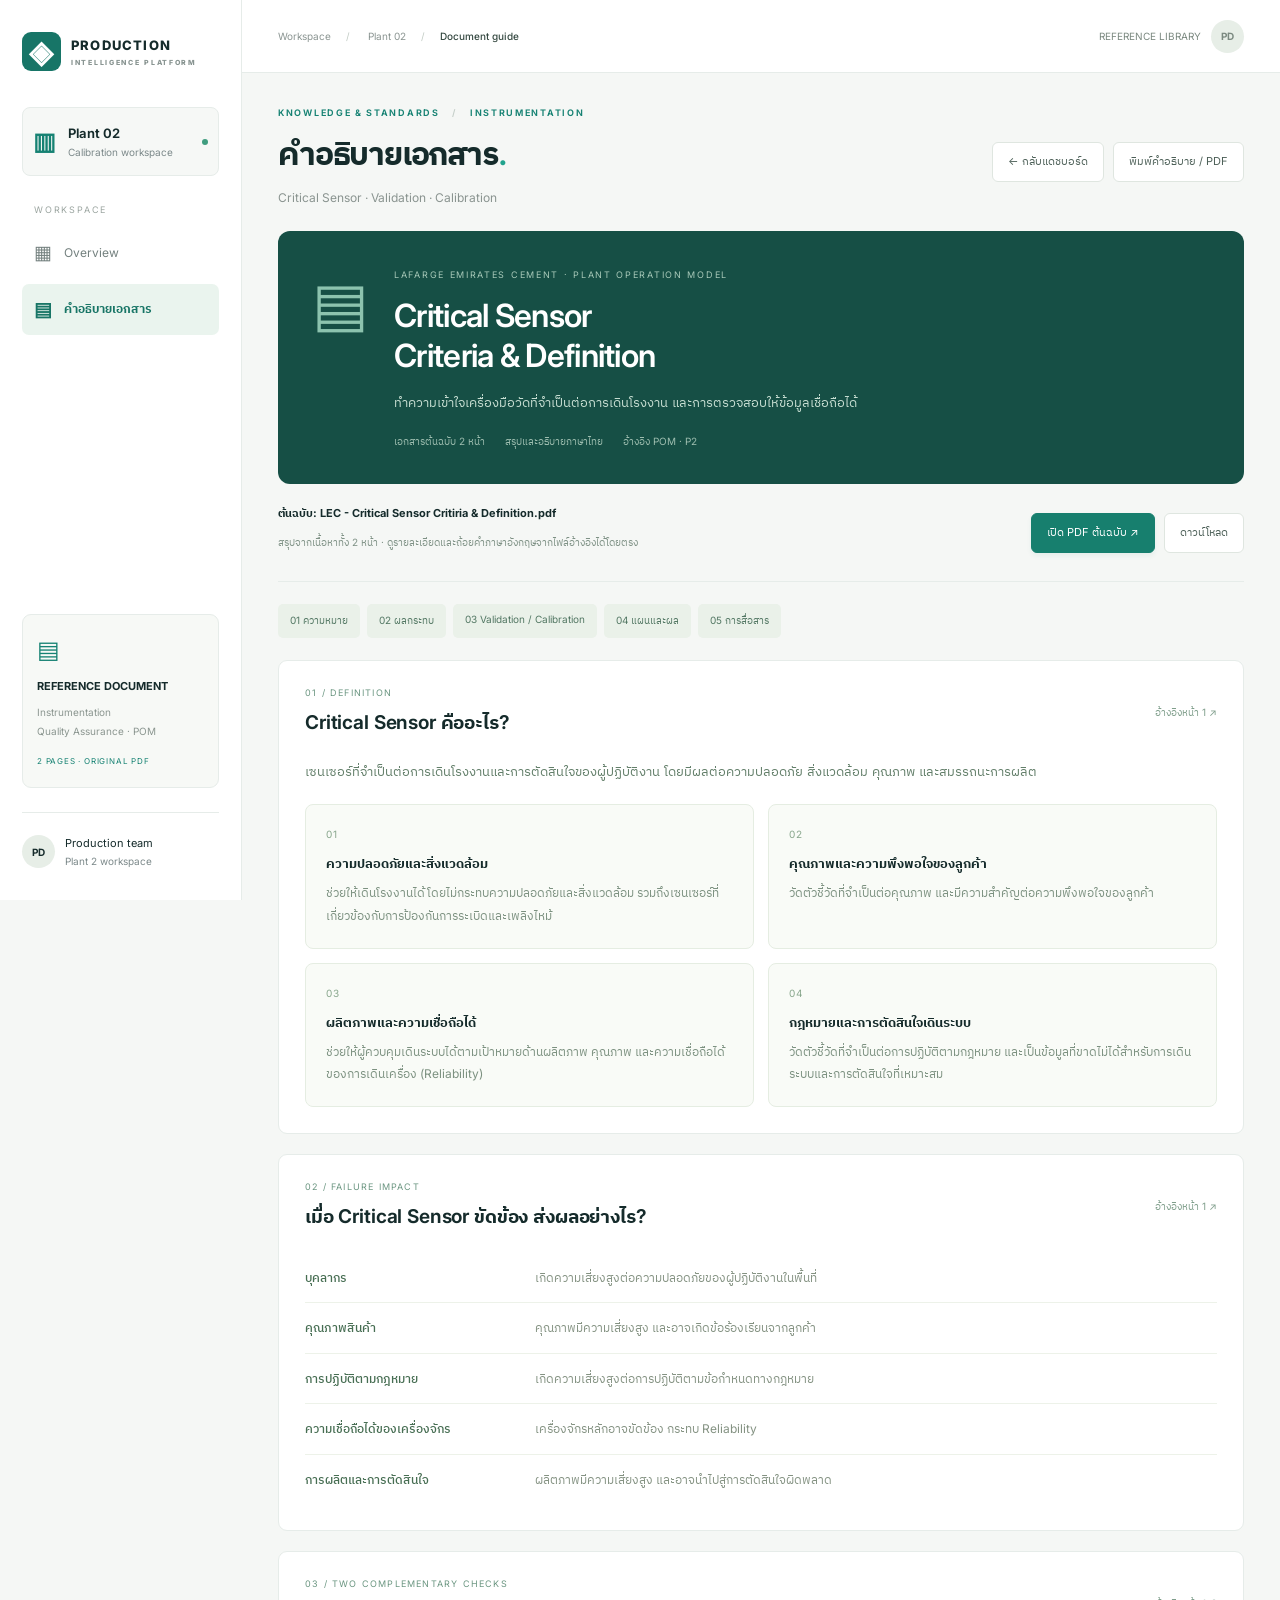
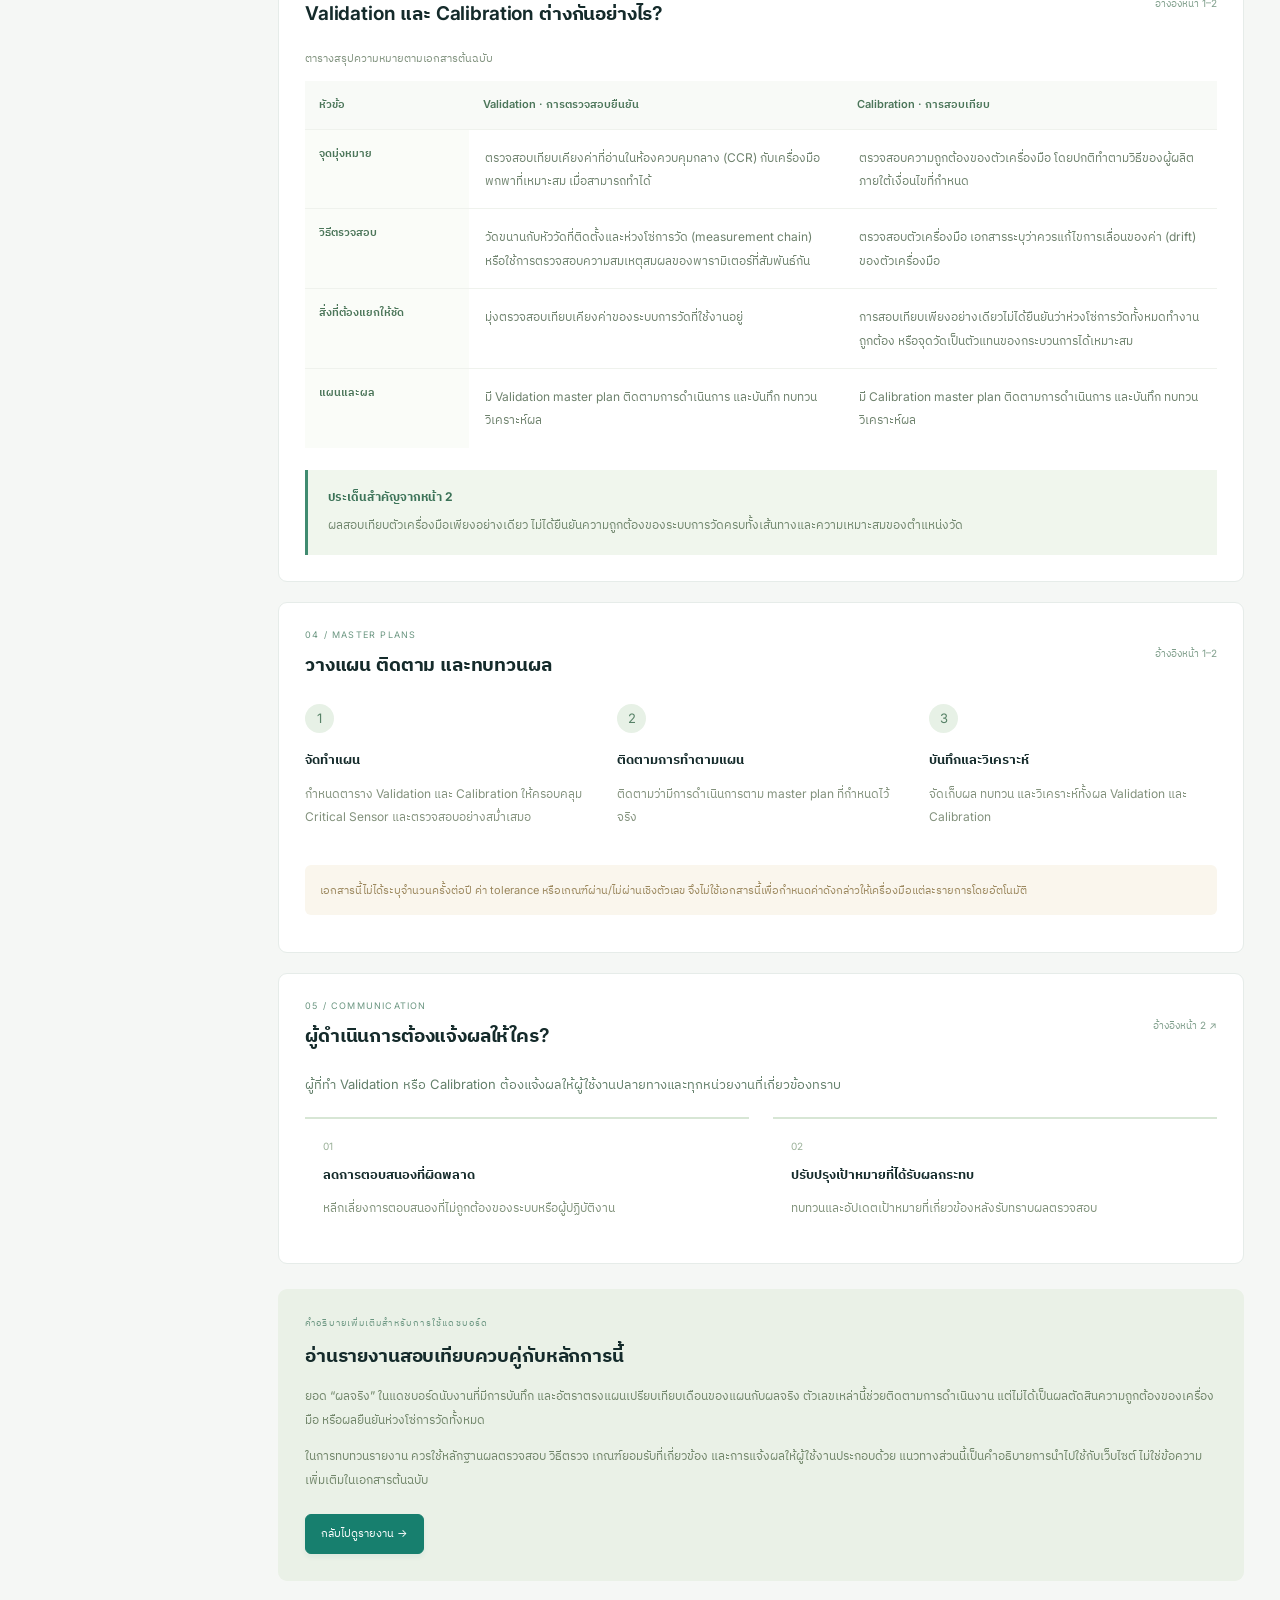
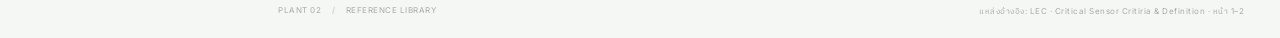
<file: web/guide.html>
<!doctype html>
<html lang="th">
<head>
<meta charset="UTF-8"><meta name="viewport" content="width=device-width,initial-scale=1">
<title>คำอธิบายเอกสาร · Critical Sensor · Plant 02</title>
<link rel="stylesheet" href="style.css"><link rel="stylesheet" href="guide.css">
</head>
<body class="guide-page">
<aside class="sidebar">
 <a class="brand" href="index.html"><span class="brandmark">◈</span><span>PRODUCTION<small>INTELLIGENCE PLATFORM</small></span></a>
 <div class="plant"><span class="plant-icon">▥</span><div>Plant 02<small>Calibration workspace</small></div><span class="live"></span></div>
 <label class="nav-label">WORKSPACE</label>
 <nav><a class="nav" href="index.html" aria-label="กลับหน้า Overview"><span>▦</span> Overview</a><a class="nav active" href="guide.html" aria-current="page" aria-label="คำอธิบายเอกสาร"><span>▤</span> คำอธิบายเอกสาร</a></nav>
 <div class="side-bottom"><div class="source-icon">▤</div><strong>REFERENCE DOCUMENT</strong><p>Instrumentation<br>Quality Assurance · POM</p><span class="source-pill">2 PAGES · ORIGINAL PDF</span></div>
 <div class="profile"><span>PD</span><div>Production team<small>Plant 2 workspace</small></div></div>
</aside>
<main>
 <header><div class="breadcrumb"><a href="index.html">Workspace</a><span>/</span> Plant 02<span>/</span><strong>Document guide</strong></div><div class="header-right">REFERENCE LIBRARY <span class="avatar">PD</span></div></header>
 <section class="content">
  <div class="heading"><div class="eyebrow">KNOWLEDGE & STANDARDS <span>/</span> INSTRUMENTATION</div>
   <div class="title-row"><div><h1>คำอธิบายเอกสาร<span>.</span></h1><p class="subtitle">Critical Sensor · Validation · Calibration</p></div><div class="actions"><a class="button" href="index.html">← กลับแดชบอร์ด</a><button class="button" id="print-guide">พิมพ์คำอธิบาย / PDF</button></div></div>
  </div>
  <article class="guide-hero">
   <div class="doc-symbol" aria-hidden="true">▤</div><div><span class="doc-kicker">LAFARGE EMIRATES CEMENT · PLANT OPERATION MODEL</span><h2>Critical Sensor<br>Criteria & Definition</h2><p>ทำความเข้าใจเครื่องมือวัดที่จำเป็นต่อการเดินโรงงาน และการตรวจสอบให้ข้อมูลเชื่อถือได้</p><div class="doc-meta"><span>เอกสารต้นฉบับ 2 หน้า</span><span>สรุปและอธิบายภาษาไทย</span><span>อ้างอิง POM · P2</span></div></div>
  </article>
  <div class="document-source"><div><strong>ต้นฉบับ: LEC - Critical Sensor Critiria & Definition.pdf</strong><p>สรุปจากเนื้อหาทั้ง 2 หน้า · ดูรายละเอียดและถ้อยคำภาษาอังกฤษจากไฟล์อ้างอิงได้โดยตรง</p></div><div class="actions"><a class="button primary" id="open-source" href="documents/critical-sensor-criteria-definition.pdf" target="_blank" rel="noopener">เปิด PDF ต้นฉบับ ↗</a><a class="button" href="documents/critical-sensor-criteria-definition.pdf" download="LEC - Critical Sensor Critiria & Definition.pdf">ดาวน์โหลด</a></div></div>
  <nav class="guide-toc" aria-label="สารบัญเอกสาร"><a href="#definition">01 ความหมาย</a><a href="#consequences">02 ผลกระทบ</a><a href="#comparison">03 Validation / Calibration</a><a href="#planning">04 แผนและผล</a><a href="#communication">05 การสื่อสาร</a></nav>

  <section class="panel guide-section" id="definition">
   <div class="guide-section-head"><div><span class="section-number">01 / DEFINITION</span><h2>Critical Sensor คืออะไร?</h2></div><a class="page-ref" href="documents/critical-sensor-criteria-definition.pdf#page=1" target="_blank" rel="noopener">อ้างอิงหน้า 1 ↗</a></div>
   <p class="guide-lead">เซนเซอร์ที่จำเป็นต่อการเดินโรงงานและการตัดสินใจของผู้ปฏิบัติงาน โดยมีผลต่อความปลอดภัย สิ่งแวดล้อม คุณภาพ และสมรรถนะการผลิต</p>
   <div class="definition-grid">
    <article><span class="topic-icon">01</span><h3>ความปลอดภัยและสิ่งแวดล้อม</h3><p>ช่วยให้เดินโรงงานได้โดยไม่กระทบความปลอดภัยและสิ่งแวดล้อม รวมถึงเซนเซอร์ที่เกี่ยวข้องกับการป้องกันการระเบิดและเพลิงไหม้</p></article>
    <article><span class="topic-icon">02</span><h3>คุณภาพและความพึงพอใจของลูกค้า</h3><p>วัดตัวชี้วัดที่จำเป็นต่อคุณภาพ และมีความสำคัญต่อความพึงพอใจของลูกค้า</p></article>
    <article><span class="topic-icon">03</span><h3>ผลิตภาพและความเชื่อถือได้</h3><p>ช่วยให้ผู้ควบคุมเดินระบบได้ตามเป้าหมายด้านผลิตภาพ คุณภาพ และความเชื่อถือได้ของการเดินเครื่อง (Reliability)</p></article>
    <article><span class="topic-icon">04</span><h3>กฎหมายและการตัดสินใจเดินระบบ</h3><p>วัดตัวชี้วัดที่จำเป็นต่อการปฏิบัติตามกฎหมาย และเป็นข้อมูลที่ขาดไม่ได้สำหรับการเดินระบบและการตัดสินใจที่เหมาะสม</p></article>
   </div>
  </section>

  <section class="panel guide-section" id="consequences">
   <div class="guide-section-head"><div><span class="section-number">02 / FAILURE IMPACT</span><h2>เมื่อ Critical Sensor ขัดข้อง ส่งผลอย่างไร?</h2></div><a class="page-ref" href="documents/critical-sensor-criteria-definition.pdf#page=1" target="_blank" rel="noopener">อ้างอิงหน้า 1 ↗</a></div>
   <ul class="impact-list"><li><strong>บุคลากร</strong><span>เกิดความเสี่ยงสูงต่อความปลอดภัยของผู้ปฏิบัติงานในพื้นที่</span></li><li><strong>คุณภาพสินค้า</strong><span>คุณภาพมีความเสี่ยงสูง และอาจเกิดข้อร้องเรียนจากลูกค้า</span></li><li><strong>การปฏิบัติตามกฎหมาย</strong><span>เกิดความเสี่ยงสูงต่อการปฏิบัติตามข้อกำหนดทางกฎหมาย</span></li><li><strong>ความเชื่อถือได้ของเครื่องจักร</strong><span>เครื่องจักรหลักอาจขัดข้อง กระทบ Reliability</span></li><li><strong>การผลิตและการตัดสินใจ</strong><span>ผลิตภาพมีความเสี่ยงสูง และอาจนำไปสู่การตัดสินใจผิดพลาด</span></li></ul>
  </section>

  <section class="panel guide-section" id="comparison">
   <div class="guide-section-head"><div><span class="section-number">03 / TWO COMPLEMENTARY CHECKS</span><h2>Validation และ Calibration ต่างกันอย่างไร?</h2></div><span class="page-ref">อ้างอิงหน้า 1–2</span></div>
   <div class="table-wrap"><table class="comparison-table"><caption>ตารางสรุปความหมายตามเอกสารต้นฉบับ</caption><thead><tr><th scope="col">หัวข้อ</th><th scope="col">Validation · การตรวจสอบยืนยัน</th><th scope="col">Calibration · การสอบเทียบ</th></tr></thead><tbody>
    <tr><th scope="row">จุดมุ่งหมาย</th><td>ตรวจสอบเทียบเคียงค่าที่อ่านในห้องควบคุมกลาง (CCR) กับเครื่องมือพกพาที่เหมาะสม เมื่อสามารถทำได้</td><td>ตรวจสอบความถูกต้องของตัวเครื่องมือ โดยปกติทำตามวิธีของผู้ผลิตภายใต้เงื่อนไขที่กำหนด</td></tr>
    <tr><th scope="row">วิธีตรวจสอบ</th><td>วัดขนานกับหัววัดที่ติดตั้งและห่วงโซ่การวัด (measurement chain) หรือใช้การตรวจสอบความสมเหตุสมผลของพารามิเตอร์ที่สัมพันธ์กัน</td><td>ตรวจสอบตัวเครื่องมือ เอกสารระบุว่าควรแก้ไขการเลื่อนของค่า (drift) ของตัวเครื่องมือ</td></tr>
    <tr><th scope="row">สิ่งที่ต้องแยกให้ชัด</th><td>มุ่งตรวจสอบเทียบเคียงค่าของระบบการวัดที่ใช้งานอยู่</td><td>การสอบเทียบเพียงอย่างเดียวไม่ได้ยืนยันว่าห่วงโซ่การวัดทั้งหมดทำงานถูกต้อง หรือจุดวัดเป็นตัวแทนของกระบวนการได้เหมาะสม</td></tr>
    <tr><th scope="row">แผนและผล</th><td>มี Validation master plan ติดตามการดำเนินการ และบันทึก ทบทวน วิเคราะห์ผล</td><td>มี Calibration master plan ติดตามการดำเนินการ และบันทึก ทบทวน วิเคราะห์ผล</td></tr>
   </tbody></table></div>
   <div class="guide-callout"><strong>ประเด็นสำคัญจากหน้า 2</strong><p>ผลสอบเทียบตัวเครื่องมือเพียงอย่างเดียว ไม่ได้ยืนยันความถูกต้องของระบบการวัดครบทั้งเส้นทางและความเหมาะสมของตำแหน่งวัด</p></div>
  </section>

  <section class="panel guide-section" id="planning">
   <div class="guide-section-head"><div><span class="section-number">04 / MASTER PLANS</span><h2>วางแผน ติดตาม และทบทวนผล</h2></div><span class="page-ref">อ้างอิงหน้า 1–2</span></div>
   <ol class="plan-steps"><li><strong>จัดทำแผน</strong><p>กำหนดตาราง Validation และ Calibration ให้ครอบคลุม Critical Sensor และตรวจสอบอย่างสม่ำเสมอ</p></li><li><strong>ติดตามการทำตามแผน</strong><p>ติดตามว่ามีการดำเนินการตาม master plan ที่กำหนดไว้จริง</p></li><li><strong>บันทึกและวิเคราะห์</strong><p>จัดเก็บผล ทบทวน และวิเคราะห์ทั้งผล Validation และ Calibration</p></li></ol>
   <p class="guide-note">เอกสารนี้ไม่ได้ระบุจำนวนครั้งต่อปี ค่า tolerance หรือเกณฑ์ผ่าน/ไม่ผ่านเชิงตัวเลข จึงไม่ใช้เอกสารนี้เพื่อกำหนดค่าดังกล่าวให้เครื่องมือแต่ละรายการโดยอัตโนมัติ</p>
  </section>

  <section class="panel guide-section" id="communication">
   <div class="guide-section-head"><div><span class="section-number">05 / COMMUNICATION</span><h2>ผู้ดำเนินการต้องแจ้งผลให้ใคร?</h2></div><a class="page-ref" href="documents/critical-sensor-criteria-definition.pdf#page=2" target="_blank" rel="noopener">อ้างอิงหน้า 2 ↗</a></div>
   <p class="guide-lead">ผู้ที่ทำ Validation หรือ Calibration ต้องแจ้งผลให้ผู้ใช้งานปลายทางและทุกหน่วยงานที่เกี่ยวข้องทราบ</p>
   <div class="communication-grid"><div><span>01</span><h3>ลดการตอบสนองที่ผิดพลาด</h3><p>หลีกเลี่ยงการตอบสนองที่ไม่ถูกต้องของระบบหรือผู้ปฏิบัติงาน</p></div><div><span>02</span><h3>ปรับปรุงเป้าหมายที่ได้รับผลกระทบ</h3><p>ทบทวนและอัปเดตเป้าหมายที่เกี่ยวข้องหลังรับทราบผลตรวจสอบ</p></div></div>
  </section>

  <section class="guide-application"><span class="section-number">คำอธิบายเพิ่มเติมสำหรับการใช้แดชบอร์ด</span><h2>อ่านรายงานสอบเทียบควบคู่กับหลักการนี้</h2><p>ยอด “ผลจริง” ในแดชบอร์ดนับงานที่มีการบันทึก และอัตราตรงแผนเปรียบเทียบเดือนของแผนกับผลจริง ตัวเลขเหล่านี้ช่วยติดตามการดำเนินงาน แต่ไม่ได้เป็นผลตัดสินความถูกต้องของเครื่องมือ หรือผลยืนยันห่วงโซ่การวัดทั้งหมด</p><p>ในการทบทวนรายงาน ควรใช้หลักฐานผลตรวจสอบ วิธีตรวจ เกณฑ์ยอมรับที่เกี่ยวข้อง และการแจ้งผลให้ผู้ใช้งานประกอบด้วย แนวทางส่วนนี้เป็นคำอธิบายการนำไปใช้กับเว็บไซต์ ไม่ใช่ข้อความเพิ่มเติมในเอกสารต้นฉบับ</p><a href="index.html" class="button primary">กลับไปดูรายงาน →</a></section>
  <footer><span>PLANT 02 <b>/</b> REFERENCE LIBRARY</span><span>แหล่งอ้างอิง: LEC · Critical Sensor Critiria & Definition · หน้า 1–2</span></footer>
 </section>
</main>
<script>document.getElementById('print-guide').addEventListener('click',()=>window.print());</script>
</body>
</html>
</file>
<file: web/style.css>
@import url('https://fonts.googleapis.com/css2?family=IBM+Plex+Sans+Thai:wght@400;500;600;700&family=Inter:wght@400;500;600;650;700;750;800&display=swap');
:root{--ink:#152b2b;--muted:#7c898a;--teal:#168273;--line:#e6ece9;--bg:#f5f7f5}*{box-sizing:border-box}body{margin:0;background:var(--bg);font:13px Inter,'IBM Plex Sans Thai',sans-serif;color:var(--ink)}button,input,select{font:inherit}button,a,select{cursor:pointer}button{transition:.2s}button:hover{filter:brightness(.94)}.sidebar{width:242px;position:fixed;inset:0 auto 0 0;background:#fff;border-right:1px solid var(--line);padding:32px 22px;display:flex;flex-direction:column}.brand{display:flex;gap:10px;align-items:center;color:var(--ink);text-decoration:none;font-weight:800;font-size:13px;letter-spacing:1.2px}.brandmark{background:#177567;color:white;border-radius:9px;font-size:31px;width:39px;text-align:center;line-height:39px}.brand small{display:block;font-size:7px;letter-spacing:1.7px;color:#889491;margin-top:5px}.plant{display:flex;align-items:center;gap:12px;padding:17px 10px;margin:36px 0 28px;background:#f6f8f6;border:1px solid var(--line);border-radius:8px;font-weight:650}.plant small,.profile small{display:block;color:var(--muted);font-size:10px;margin-top:5px;font-weight:400}.plant-icon{font-size:24px;color:var(--teal)}.live{height:6px;width:6px;border-radius:50%;background:#3f9d7f;display:inline-block}.plant .live{margin-left:auto}.nav-label{font-size:9px;letter-spacing:1.8px;color:#9ba5a0;margin:0 12px 12px}.nav{display:flex;gap:12px;align-items:center;border:0;background:none;color:#74817f;text-align:left;width:100%;padding:14px 12px;border-radius:7px;margin-bottom:6px;font-size:12px}.nav span{font-size:19px}.nav.active{color:#187566;background:#eaf4ee;font-weight:650}.nav i{margin-left:auto;font-size:10px;font-style:normal;opacity:.5}.nav b{margin-left:auto;font-size:10px;background:#f2e9d6;color:#9f8145;padding:2px 6px;border-radius:4px}.side-bottom{margin-top:auto;padding:20px 14px;background:#f7f9f6;border:1px solid var(--line);border-radius:9px}.source-icon{font-size:24px;color:var(--teal);margin-bottom:13px}.side-bottom strong{font-size:11px}.side-bottom p{font-size:10px;color:#8b9690;line-height:1.9}.source-pill{font-size:8px;letter-spacing:.8px;color:var(--teal)}.profile{display:flex;gap:10px;align-items:center;margin-top:24px;padding-top:22px;border-top:1px solid var(--line);font-size:11px}.profile>span,.avatar{display:grid;place-items:center;background:#e7eee7;border-radius:50%;width:33px;height:33px;font-size:10px;font-weight:700}main{margin-left:242px}header{height:73px;background:#fff;border-bottom:1px solid var(--line);padding:0 36px;display:flex;align-items:center;justify-content:space-between;font-size:10px}.breadcrumb{color:#8b9592}.breadcrumb span{margin:0 15px;color:#c3ccc5}.breadcrumb strong{font-weight:500;color:#344840}.header-right{display:flex;align-items:center;gap:10px;color:#7b8980}.divider{margin:0 9px;color:#dce3dc}.content{max-width:1600px;padding:34px 36px 20px;margin:auto}.eyebrow{font-size:9px;letter-spacing:1.7px;font-weight:650;color:var(--teal)}.eyebrow span{margin:0 9px;color:#c4cec8}h1{font-size:32px;letter-spacing:-1.2px;font-weight:650;margin:11px 0 8px}h1>span{color:#21a38d}.subtitle{color:#8a9490;font-size:12px;margin:0}.title-row{display:flex;justify-content:space-between;align-items:center;gap:16px}.actions{display:flex;gap:9px}.button{padding:10px 15px;border:1px solid #dfe6e0;border-radius:6px;background:#fff;color:#4d6058;font-size:11px;white-space:nowrap}.primary{background:#177f6e;border-color:#177f6e;color:#fff;box-shadow:0 3px 5px #177f6e12}.filterbar{display:flex;justify-content:space-between;align-items:center;border:1px solid var(--line);border-radius:8px;background:#fff;padding:13px 16px;margin:26px 0 18px}.filters{display:flex;align-items:center;gap:16px}.filters label{font-size:10px;color:#829087;display:flex;gap:8px;align-items:center}select{border:0;background:#f6f8f5;border-radius:4px;color:#3e5548;padding:7px;font-size:10px;max-width:175px}.filter-divider{height:20px;width:1px;background:var(--line)}.year-chip{font-size:10px;color:#6d7e74}.report-note{display:flex;gap:9px;align-items:center;color:#667e71;font-size:10px;margin:20px 0}.report-note>span:first-child{font-size:17px}.report-note div span{color:#97a29a}.note-tag{margin-left:auto;font-size:8px;letter-spacing:1px;border:1px solid #dfe6de;padding:5px 7px;border-radius:4px}.kpis{display:grid;grid-template-columns:repeat(4,1fr);gap:16px;margin-bottom:21px}.kpi{background:#fff;border:1px solid var(--line);border-radius:9px;padding:19px 20px;position:relative}.kpi-label{font-size:11px;color:#7e8b83;display:flex;justify-content:space-between;align-items:center}.kpi-icon{font-size:17px;color:#8ba195;background:#f3f6f1;border-radius:5px;padding:5px}.kpi-value{font-size:35px;font-weight:600;letter-spacing:-1.4px;margin:12px 0}.kpi-value small{font-size:11px;font-weight:400;letter-spacing:0;color:#8b9890;margin-left:8px}.kpi-foot{font-size:9px;color:#8e9991}.pill{display:inline-block;font-size:9px;color:#2a8570;background:#e9f4ee;border-radius:4px;padding:4px 5px;margin-right:5px}.kpi.feature{border-top:3px solid var(--teal);padding-top:17px}.kpi.feature .kpi-value{color:var(--teal)}.chart-grid{display:grid;grid-template-columns:1fr 315px;gap:20px}.panel{background:#fff;border:1px solid var(--line);border-radius:9px;overflow:hidden}.panel-head{padding:22px 22px 15px;display:flex;align-items:center;justify-content:space-between;gap:12px}h2{font-size:13px;letter-spacing:-.15px;font-weight:650;margin:0}h3{font-size:13px}.panel-head p,.quality-panel>p{font-size:10px;color:#8e9b92;margin:7px 0 0}.legend{display:flex;gap:16px;font-size:9px;color:#839087}.legend span{display:flex;gap:6px;align-items:center}i.planned,i.actual{display:inline-block;width:8px;height:8px;border-radius:2px;background:#d9e5de;flex-shrink:0}i.actual{background:#238775}.chart-foot{border-top:1px solid #f0f3ef;display:flex;justify-content:space-between;padding:13px 22px;color:#98a198;font-size:8px;letter-spacing:.5px}.teal{color:var(--teal);margin:0 4px}.chart-svg{display:block;width:100%;height:230px;padding:0 16px}.chart-svg text{font-family:Inter,sans-serif;fill:#97a398;font-size:10px}.chart-svg .bar-actual{fill:#268b78}.chart-svg .bar-plan{fill:#dbe6dd}.chart-svg .selected{fill:#f2f6f1}.dots{color:#a6afa9;letter-spacing:2px}.donut-wrap{position:relative;display:grid;place-items:center;margin:8px auto 14px;width:180px;height:180px}.donut-wrap svg{transform:rotate(-90deg);width:180px;height:180px}.donut-label{position:absolute;text-align:center}.donut-label strong{display:block;font-size:31px;font-weight:600;letter-spacing:-1px}.donut-label span{font-size:9px;color:#8e9b92}.progress-legend{padding:0 25px;font-size:10px;color:#809083}.progress-legend div{display:flex;align-items:center;gap:9px;margin-bottom:13px}.progress-legend strong{margin-left:auto;font-size:12px;color:#364b3d}.fineprint{font-size:10px;line-height:1.7;color:#929e95}.completion>.fineprint{text-align:center;font-size:8px;margin:14px}.lower-grid{display:grid;grid-template-columns:1.15fr 1fr;gap:20px;margin:20px 0}.small-label{font-size:8px;color:#9ba59c;letter-spacing:1px}.workshop-row{display:grid;grid-template-columns:85px 1fr 55px 42px;align-items:center;gap:12px;padding:10px 23px;font-size:10px}.workshop-row:last-child{margin-bottom:14px}.track{height:5px;background:#edf1e9;border-radius:4px;overflow:hidden}.track>div{height:100%;background:#6c9b83;border-radius:4px}.workshop-row strong{font-size:10px;font-weight:500;text-align:right}.workshop-row small{font-size:9px;color:#9da69c;text-align:right}.spark{color:var(--teal);margin-right:5px}.insight-item{margin:0 22px;padding:13px 0;border-bottom:1px solid #edf1ea;display:flex;gap:12px}.insight-item:last-child{border-bottom:0;margin-bottom:10px}.insight-symbol{background:#faf3e4;color:#ad8b42;height:25px;min-width:25px;text-align:center;line-height:25px;border-radius:6px}.insight-item strong{font-size:10px;font-weight:600}.insight-item p{font-size:10px;color:#8d998f;line-height:1.7;margin:5px 0}.register{margin-top:20px}.count{font-size:9px;background:#f0f4ed;border:1px solid #e3e9df;border-radius:4px;padding:3px 6px;color:#788d7b;margin-left:6px}input[type=search]{border:1px solid var(--line);background:#fafbf9;border-radius:5px;padding:10px 12px;width:240px;font-size:10px;outline-color:var(--teal)}table{width:100%;border-collapse:collapse;text-align:left}thead{background:#f8faf7}th{padding:12px 20px;font-size:8px;color:#8a988d;letter-spacing:.7px;font-weight:500;white-space:nowrap}td{padding:13px 20px;border-top:1px solid #eff2ed;font-size:10px;color:#63766a}td strong{display:block;font-size:10px;color:#344e3f;font-weight:600}td small{display:block;font-size:9px;color:#98a397;margin-top:5px}.tag{font-family:monospace;letter-spacing:.5px;color:#4d7663}.badge{font-size:9px;border-radius:4px;padding:4px 7px;white-space:nowrap;background:#eaf4ec;color:#3b8060}.badge.pending{background:#faf2e3;color:#aa8644}.badge.neutral{background:#f0f3ee;color:#8b998b}.edit-button{border:1px solid #e1e8df;border-radius:4px;color:#75917b;font-size:10px;background:#fff;padding:6px 9px}.pagination{padding:15px 22px;border-top:1px solid var(--line);display:flex;justify-content:space-between;align-items:center;font-size:10px;color:#8d9c8e}.pagination .button{padding:6px 11px;font-size:9px}.button:disabled{opacity:.35;cursor:default}footer{display:flex;justify-content:space-between;font-size:8px;letter-spacing:.5px;color:#a3ada2;margin-top:24px}footer b{margin:0 8px;color:#ccd3c8}.table-wrap{overflow:auto}.quality-panel{padding:25px;margin-top:20px}.quality-card{padding:20px;background:#f7f9f5;border:1px solid var(--line);border-radius:7px;margin-top:16px}.quality-card h3{margin:0 0 10px}.quality-card p{font-size:12px;line-height:1.9;color:#7b897c}dialog{width:min(780px,94vw);border:1px solid var(--line);border-radius:13px;padding:27px;max-height:90vh;color:var(--ink)}dialog::backdrop{background:#102e2490;backdrop-filter:blur(3px)}.modal-head{display:flex;justify-content:space-between;align-items:center;margin-bottom:22px}.modal-head h2{font-size:22px;margin-top:8px}.close{border:0;background:#f0f4ed;border-radius:50%;width:30px;height:30px;font-size:23px;color:#7d8e7e}.form-grid{display:grid;grid-template-columns:1fr 1fr;gap:14px}.form-grid label{font-size:11px;color:#748a77}.form-grid input{display:block;width:100%;padding:10px;margin-top:6px;border:1px solid #dce5d8;border-radius:5px;color:var(--ink)}.monthly-inputs{max-height:275px;overflow:auto;border:1px solid var(--line);border-radius:6px}.monthly-inputs input{width:100%;max-width:110px;border:1px solid #dce5d8;border-radius:4px;padding:7px}.monthly-inputs td{padding:7px 15px}.modal-actions{display:flex;justify-content:space-between;align-items:center;margin-top:20px}.modal-actions>span{font-size:10px;color:#8b9b87}#form-error{color:#b05b42;font-size:11px}.toast{position:fixed;bottom:25px;left:50%;transform:translateX(-50%);padding:13px 25px;background:#174b3b;color:white;border-radius:7px;box-shadow:0 5px 20px #0002;opacity:0;pointer-events:none;transition:.2s}.toast.visible{opacity:1}[hidden]{display:none!important}:focus-visible{outline:2px solid #228b78;outline-offset:3px}
@media(min-width:1450px){.content{padding:40px 45px}.kpi{padding:24px}.chart-svg{height:255px}.chart-grid{grid-template-columns:1fr 350px}}
@media(max-width:1100px){.sidebar{width:205px;padding:28px 15px}main{margin-left:205px}.content{padding:25px 22px}.chart-grid{grid-template-columns:1fr 265px}.kpis{gap:10px}.kpi{padding:16px 13px}.kpi-value{font-size:29px}.lower-grid{grid-template-columns:1fr 1fr}.filters{gap:8px}h1{font-size:27px}.report-note div span{display:none}}
@media(max-width:850px){.sidebar{width:70px;padding:22px 10px}.brand>span:last-child,.plant,.nav-label,.nav i,.nav b,.side-bottom,.profile{display:none}.brandmark{margin:auto}.nav{font-size:0;justify-content:center;padding:15px 0}.nav span{font-size:23px}nav{margin-top:32px}main{margin-left:70px}header{padding:0 20px}.chart-grid{grid-template-columns:1fr 260px}.title-row{align-items:start}.actions{flex-direction:column}.filters label{flex-direction:column;align-items:start}.filter-divider{display:none}.kpis{grid-template-columns:repeat(2,1fr)}.lower-grid{grid-template-columns:1fr}.note-tag{display:none}.header-right{font-size:9px}.brand{gap:0}.workshop-row{padding:12px 23px}}
@media(max-width:620px){.content{padding:22px 14px}.chart-grid{grid-template-columns:1fr}.completion{display:none}.filterbar{padding:12px;gap:10px}.year-chip{display:none}.filters{width:100%;justify-content:space-between}select{max-width:120px;font-size:9px}.title-row{display:block}.actions{flex-direction:row;margin-top:17px}h1{font-size:26px}.eyebrow{font-size:8px}.subtitle{font-size:10px}.breadcrumb span{margin:0 7px}.header-right{display:none}.kpi-label{font-size:10px}.kpi-foot{font-size:8px}.panel-head{padding:18px 15px}.register .panel-head{align-items:start;flex-direction:column}input[type=search]{width:100%}.legend{gap:8px;font-size:8px}.chart-svg{padding:0 6px}.chart-foot{padding:12px;font-size:7px}footer{display:block;line-height:2.2}footer span{display:block}.small-label{font-size:7px}.form-grid{grid-template-columns:1fr}.modal-actions>span{max-width:120px}.report-note{font-size:9px}th,td{padding:12px}.kpi-value{font-size:28px}}
@media print{.sidebar,header,.actions,.filterbar,.edit-button,.pagination,dialog,.toast{display:none!important}main{margin:0}.content{padding:0}.panel,.kpi{break-inside:avoid}.chart-grid{grid-template-columns:1fr 260px}body{background:#fff}footer{display:block}}
.empty{text-align:center;padding:30px;color:#8c9d8c}.source-note{color:#b18543}.monthly-inputs small{display:block;font-size:9px;margin-top:4px}
@media print{body[data-view="overview"] #register{display:none}.print-context{font-size:12px;color:#365d49}.table-wrap{overflow:visible}.register thead{display:table-header-group}.register{overflow:visible;break-inside:auto}.register tr{break-inside:avoid}.register input{display:none}body[data-view="register"] .register .panel-head{display:none}}
@media(max-width:620px){.actions{flex-wrap:wrap;gap:7px}.actions .button{padding:9px 11px}}
@media print{.content{max-width:none}.heading .eyebrow{font-size:8px}h1{font-size:23px;margin:5px 0}.subtitle{font-size:10px}.print-context{margin:6px 0}.report-note{margin:8px 0}.kpis{gap:10px;margin-bottom:10px}.kpi{padding:10px 13px}.kpi.feature{padding-top:8px}.kpi-value{font-size:25px;margin:6px 0}.kpi-label{font-size:10px}.kpi-icon{font-size:12px;padding:3px}.kpi-foot{font-size:8px}.panel-head{padding:11px 14px 8px}.panel-head p{font-size:9px;margin-top:4px}.chart-svg{height:160px}.chart-foot{padding:7px 14px}.donut-wrap,.donut-wrap svg{width:130px;height:130px}.donut-wrap{margin:0 auto 5px}.donut-label strong{font-size:24px}.donut-label span{font-size:7px}.progress-legend{padding:0 18px;font-size:9px}.progress-legend div{margin-bottom:6px}.completion>.fineprint{margin:7px}.lower-grid{margin:10px 0;gap:12px}.chart-grid{gap:12px}.workshop-row{padding:6px 15px;font-size:9px}.workshop-row:last-child{margin-bottom:8px}.insight-item{padding:7px 0;margin:0 14px}.insight-item p{font-size:8px;line-height:1.5;margin:3px 0}.insight-item strong{font-size:9px}.insight-symbol{height:20px;min-width:20px;line-height:20px}.insight-item:last-child{margin-bottom:6px}footer{margin-top:10px;font-size:7px}.small-label{font-size:7px}}
.storage-banner{display:flex;justify-content:space-between;gap:16px;align-items:center;background:#eef5ef;border:1px solid #dce8dc;border-radius:8px;padding:13px 16px;margin:20px 0}.storage-banner strong{font-size:11px;color:#39785e}.storage-banner p{font-size:10px;line-height:1.7;color:#718773;margin:6px 0 0}.backup-actions{display:flex;gap:7px;flex-shrink:0}@media(max-width:850px){.storage-banner{flex-direction:column;align-items:start}}@media print{.storage-banner{display:none}}
a.guide-link{text-decoration:none}
</file>
<file: web/guide.css>
a.nav,a.button{text-decoration:none}.guide-page .breadcrumb a{color:inherit;text-decoration:none}.guide-page .content{max-width:1450px}.guide-hero{margin-top:26px;display:flex;gap:25px;padding:34px;background:#164f45;color:#fff;border-radius:12px;position:relative;overflow:hidden}.doc-symbol{font-size:60px;line-height:1;color:#8cc3ae;padding-top:8px}.doc-kicker{font-size:9px;letter-spacing:1.7px;color:#a8c9b9}.guide-hero h2{font-size:32px;line-height:1.25;font-weight:600;letter-spacing:-.7px;margin:15px 0}.guide-hero p{font-size:13px;line-height:1.8;color:#c6ddd1}.doc-meta{display:flex;gap:20px;font-size:10px;color:#9dbdaf;margin-top:20px}.document-source{display:flex;justify-content:space-between;gap:20px;align-items:center;padding:20px 0;border-bottom:1px solid var(--line);font-size:11px}.document-source strong{line-height:1.8;overflow-wrap:anywhere}.document-source p{font-size:10px;color:#7e9185;line-height:1.7}.guide-toc{display:flex;gap:7px;flex-wrap:wrap;margin:22px 0}.guide-toc a{color:#527763;background:#eaf1e9;border-radius:5px;padding:9px 12px;text-decoration:none;font-size:10px}.guide-toc a:hover{background:#deebe0}.guide-section{padding:26px;margin-bottom:20px;scroll-margin-top:20px}.guide-section-head{display:flex;gap:15px;justify-content:space-between;align-items:center;margin-bottom:20px}.section-number{display:block;font-size:9px;letter-spacing:1.2px;color:#6b9681;margin-bottom:10px}.guide-section h2,.guide-application h2{font-size:19px;line-height:1.6}.page-ref{font-size:10px;color:#7f9e8b;text-decoration:none;flex-shrink:0}.guide-lead{font-size:13px;color:#637f6a;line-height:1.95;margin:0 0 20px}.definition-grid{display:grid;grid-template-columns:1fr 1fr;gap:14px}.definition-grid article{border:1px solid #e5ede2;border-radius:8px;background:#f9fbf7;padding:20px}.topic-icon{font-size:10px;letter-spacing:1px;color:#88a68c}.definition-grid h3{font-size:13px;margin:12px 0 7px}.definition-grid p{font-size:12px;color:#7c9180;line-height:1.9;margin:0}.impact-list{list-style:none;padding:0;margin:0}.impact-list li{display:grid;grid-template-columns:210px 1fr;gap:20px;padding:14px 0;border-bottom:1px solid #edf2e9;font-size:12px;line-height:1.8}.impact-list li:last-child{border:0}.impact-list strong{font-weight:500;color:#476e53}.impact-list span{color:#849282}.comparison-table{min-width:640px;table-layout:fixed}.comparison-table caption{text-align:left;color:#80927e;font-size:11px;padding-bottom:13px}.comparison-table th:first-child{width:18%}.comparison-table th{font-family:inherit;font-size:11px;letter-spacing:0;white-space:normal;line-height:1.8;color:#4c765a;font-weight:600;padding:14px}.comparison-table td{font-size:12px;line-height:1.95;padding:16px;vertical-align:top;color:#6d816c}.comparison-table tbody th{border-top:1px solid #eff2ed;background:#fafcf8;text-align:left;vertical-align:top}.guide-callout{border-left:3px solid #408b70;background:#f0f6ed;padding:18px 20px;margin-top:22px;font-size:12px}.guide-callout strong{color:#3c7358}.guide-callout p{line-height:1.9;color:#70866d;margin:7px 0 0}.plan-steps{list-style:none;counter-reset:step;display:grid;grid-template-columns:repeat(3,1fr);gap:24px;padding:0;margin:24px 0}.plan-steps li{counter-increment:step;position:relative;padding-top:45px}.plan-steps li::before{content:counter(step);position:absolute;top:0;left:0;width:29px;height:29px;line-height:29px;text-align:center;background:#e7f1e6;border-radius:50%;color:#578267}.plan-steps strong{font-size:13px}.plan-steps p{font-size:12px;line-height:1.9;color:#82917c}.guide-note{font-size:11px;color:#9b875d;line-height:1.9;padding:15px;background:#faf6ed;border-radius:6px}.communication-grid{display:grid;grid-template-columns:1fr 1fr;gap:24px}.communication-grid>div{padding:18px;border-top:2px solid #d7e6d5}.communication-grid span{font-size:10px;color:#9ab098}.communication-grid h3{font-size:13px;line-height:1.8;margin:10px 0}.communication-grid p{font-size:12px;line-height:1.9;color:#7f9179;margin:0}.guide-application{padding:27px;background:#eaf1e7;border-radius:9px;margin-top:25px}.guide-application p{font-size:12px;line-height:2;color:#708569}.guide-application .button{display:inline-block;margin-top:10px}.guide-link{text-decoration:none}
@media(max-width:1000px){.document-source{align-items:start;flex-direction:column}.document-source .actions{flex-direction:row;flex-wrap:wrap}.doc-meta{flex-wrap:wrap;gap:10px}.impact-list li{grid-template-columns:155px 1fr}}
@media(max-width:620px){.guide-hero{padding:24px 20px}.doc-symbol{display:none}.guide-hero h2{font-size:25px}.guide-hero p{font-size:11px}.doc-kicker{font-size:8px;line-height:1.8}.guide-section{padding:20px 15px}.guide-section-head{align-items:start;flex-direction:column;gap:9px}.guide-section h2,.guide-application h2{font-size:17px}.guide-lead{font-size:12px}.definition-grid,.plan-steps,.communication-grid{grid-template-columns:1fr}.impact-list li{grid-template-columns:1fr;gap:5px}.guide-toc a{font-size:9px}.guide-application{padding:22px 17px}.guide-page .title-row{display:block}.guide-page .title-row .actions{margin-top:16px;flex-direction:row}}
@media print{.guide-page .guide-toc,.guide-page .actions,.guide-page .guide-application .button{display:none}.guide-page .guide-hero{padding:20px;margin-top:15px;print-color-adjust:exact}.guide-page .guide-section{overflow:visible;break-inside:auto;padding:18px;margin-bottom:14px}.guide-page .guide-section-head,.guide-page h2,.guide-page h3{break-after:avoid}.guide-page .definition-grid article,.guide-page .impact-list li,.guide-page .plan-steps li,.guide-page .communication-grid>div{break-inside:avoid}.guide-page .table-wrap{overflow:visible}.guide-page .comparison-table{min-width:0}.guide-page .comparison-table tr{break-inside:avoid}.guide-page .guide-hero h2{font-size:26px}.guide-page footer{font-size:8px}.guide-page .document-source{padding:15px 0}.guide-page .page-ref{font-size:9px}}
</file>
